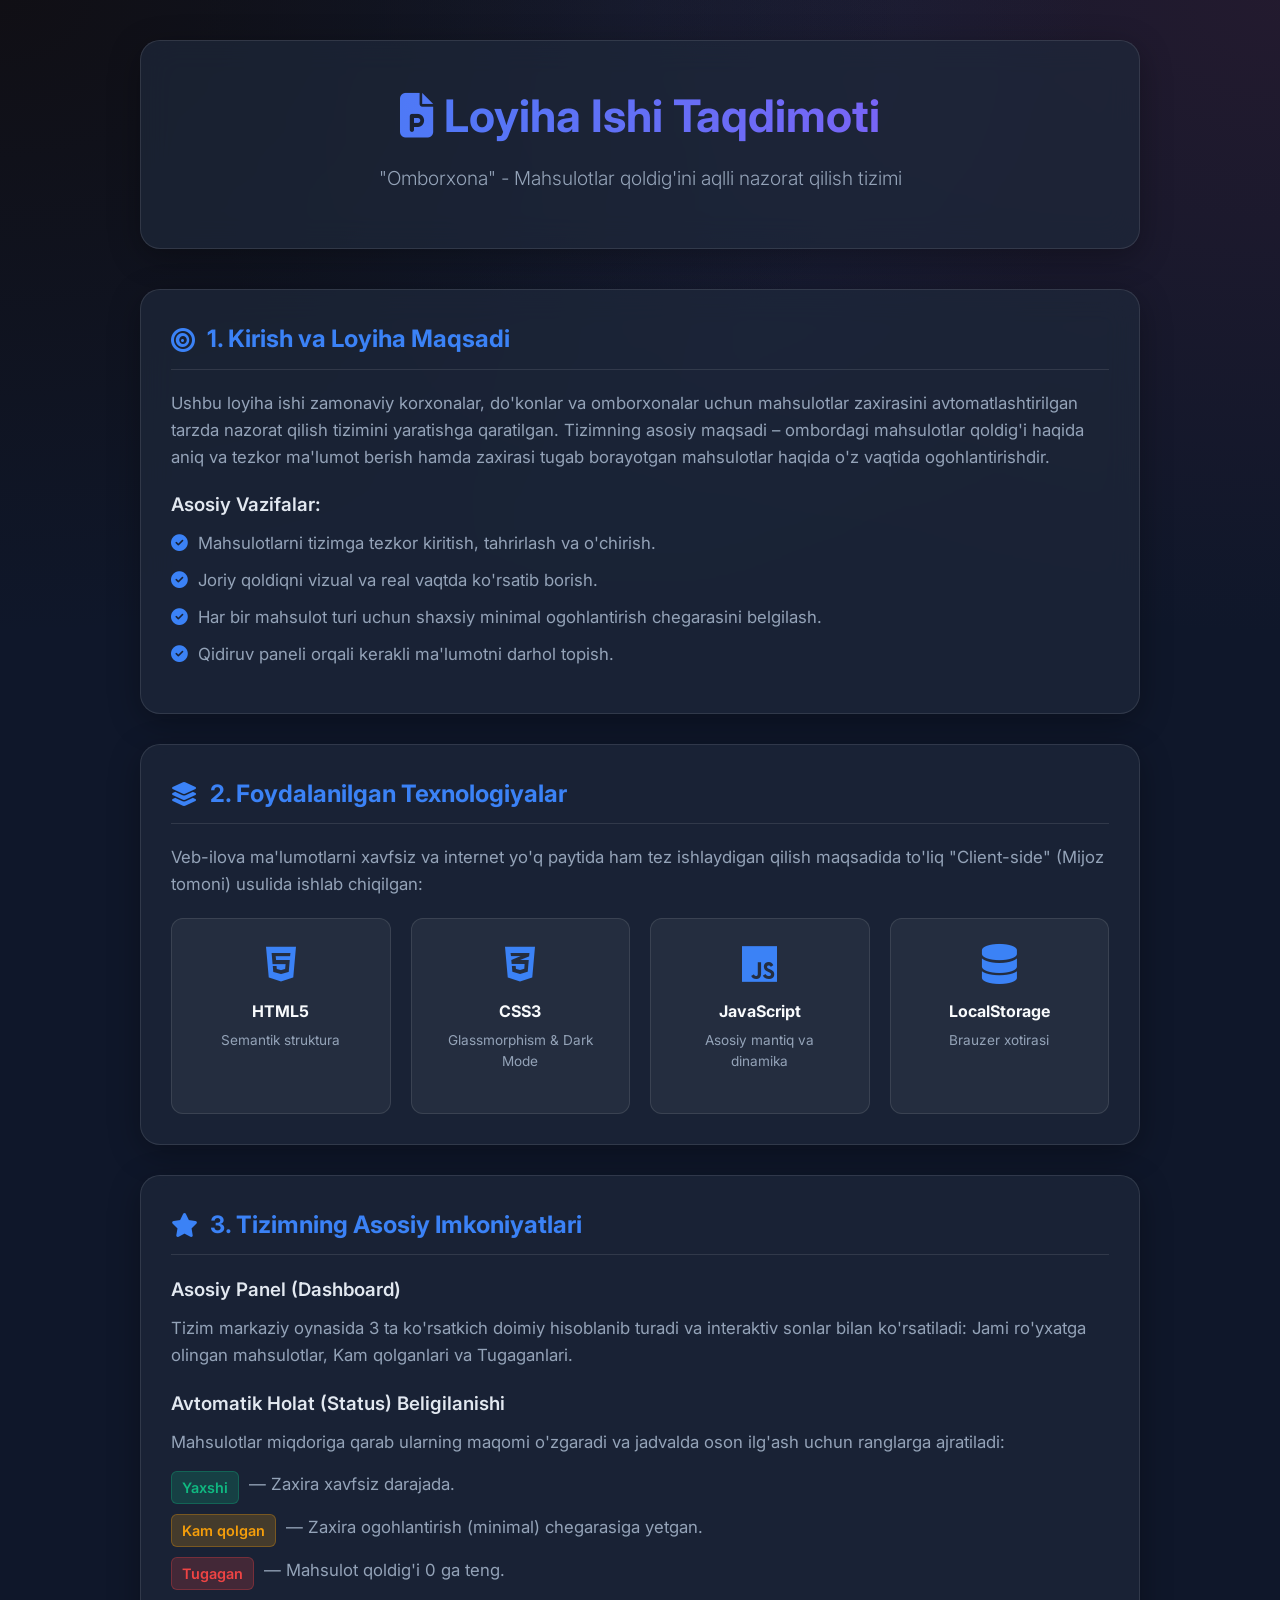
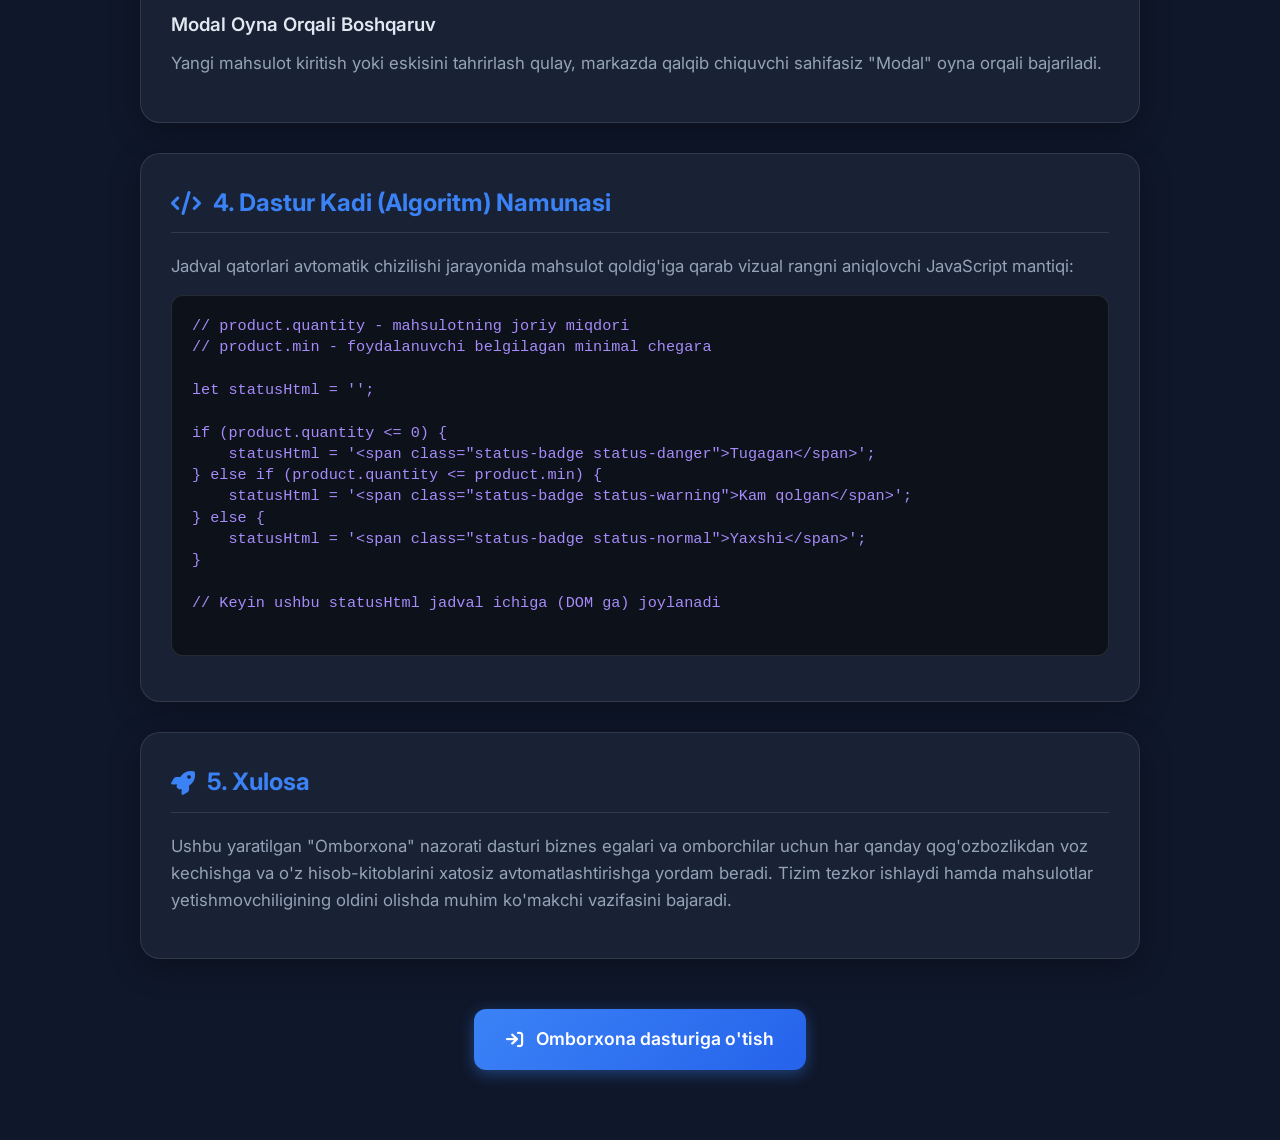
<file: loyiha_ishi.html>
<!DOCTYPE html>
<html lang="uz">
<head>
    <meta charset="UTF-8">
    <meta name="viewport" content="width=device-width, initial-scale=1.0">
    <title>Loyiha Ishi - Omborxona Tizimi</title>
    <link href="https://fonts.googleapis.com/css2?family=Inter:wght@300;400;500;600;700&display=swap" rel="stylesheet">
    <link rel="stylesheet" href="https://cdnjs.cloudflare.com/ajax/libs/font-awesome/6.4.0/css/all.min.css">
    <style>
        :root {
            --bg-color: #0f172a;
            --surface-color: rgba(30, 41, 59, 0.7);
            --surface-border: rgba(255, 255, 255, 0.1);
            --text-primary: #f8fafc;
            --text-secondary: #94a3b8;
            --primary-color: #3b82f6;
            --accent-color: #8b5cf6;
        }

        * {
            margin: 0;
            padding: 0;
            box-sizing: border-box;
            font-family: 'Inter', sans-serif;
        }

        body {
            background-color: var(--bg-color);
            color: var(--text-primary);
            min-height: 100vh;
            background-image: 
                radial-gradient(at 0% 0%, hsla(253,16%,7%,1) 0, transparent 50%), 
                radial-gradient(at 50% 0%, hsla(225,39%,30%,0.2) 0, transparent 50%), 
                radial-gradient(at 100% 0%, hsla(339,49%,30%,0.2) 0, transparent 50%);
            background-attachment: fixed;
            line-height: 1.6;
            padding: 40px 20px;
        }

        .container {
            max-width: 1000px;
            margin: 0 auto;
        }

        .glass {
            background: var(--surface-color);
            backdrop-filter: blur(16px);
            -webkit-backdrop-filter: blur(16px);
            border: 1px solid var(--surface-border);
            border-radius: 20px;
            box-shadow: 0 8px 32px rgba(0, 0, 0, 0.3);
        }

        header {
            text-align: center;
            padding: 40px;
            margin-bottom: 40px;
            animation: fadeInDown 0.8s ease;
        }

        @keyframes fadeInDown {
            from { opacity: 0; transform: translateY(-30px); }
            to { opacity: 1; transform: translateY(0); }
        }

        h1 {
            font-size: 2.8rem;
            background: linear-gradient(to right, var(--primary-color), var(--accent-color));
            -webkit-background-clip: text;
            -webkit-text-fill-color: transparent;
            margin-bottom: 10px;
        }

        .subtitle {
            color: var(--text-secondary);
            font-size: 1.2rem;
            font-weight: 300;
        }

        .section {
            padding: 30px;
            margin-bottom: 30px;
            transition: transform 0.3s ease;
            animation: fadeIn 1s ease;
        }

        @keyframes fadeIn {
            from { opacity: 0; }
            to { opacity: 1; }
        }

        .section:hover {
            transform: translateY(-5px);
            box-shadow: 0 12px 40px rgba(0, 0, 0, 0.4);
        }

        h2 {
            display: flex;
            align-items: center;
            gap: 12px;
            color: var(--primary-color);
            margin-bottom: 20px;
            padding-bottom: 10px;
            border-bottom: 1px solid var(--surface-border);
        }

        h3 {
            color: #e2e8f0;
            margin: 20px 0 10px 0;
            font-weight: 600;
        }

        p {
            color: var(--text-secondary);
            margin-bottom: 15px;
            font-size: 1.05rem;
        }

        ul {
            list-style: none;
            color: var(--text-secondary);
            margin-bottom: 15px;
        }

        li {
            margin-bottom: 10px;
            display: flex;
            align-items: flex-start;
            gap: 10px;
            font-size: 1.05rem;
        }

        li i {
            color: var(--primary-color);
            margin-top: 5px;
        }

        .tech-grid {
            display: grid;
            grid-template-columns: repeat(auto-fit, minmax(180px, 1fr));
            gap: 20px;
            margin-top: 20px;
        }

        .tech-card {
            background: rgba(255,255,255,0.05);
            padding: 25px;
            border-radius: 12px;
            text-align: center;
            border: 1px solid var(--surface-border);
            transition: all 0.3s ease;
        }

        .tech-card:hover {
            background: rgba(59, 130, 246, 0.15);
            transform: scale(1.05);
            border-color: var(--primary-color);
        }

        .tech-card i {
            font-size: 2.5rem;
            margin-bottom: 15px;
            color: var(--primary-color);
        }

        .tech-card h4 {
            color: #f8fafc;
        }

        pre {
            background: rgba(0,0,0,0.5);
            padding: 20px;
            border-radius: 12px;
            overflow-x: auto;
            border: 1px solid var(--surface-border);
            color: #a78bfa;
            font-family: monospace;
            margin: 15px 0;
            line-height: 1.4;
            font-size: 0.95rem;
        }

        .nav-buttons {
            display: flex;
            justify-content: center;
            gap: 20px;
            margin-top: 50px;
            margin-bottom: 30px;
        }

        .btn {
            padding: 16px 32px;
            border-radius: 12px;
            border: none;
            cursor: pointer;
            font-weight: 600;
            font-size: 1.1rem;
            text-decoration: none;
            display: flex;
            align-items: center;
            gap: 12px;
            transition: all 0.3s ease;
        }

        .btn-primary {
            background: linear-gradient(135deg, var(--primary-color), #2563eb);
            color: white;
            box-shadow: 0 4px 15px rgba(59, 130, 246, 0.4);
        }

        .btn-primary:hover {
            transform: translateY(-3px);
            box-shadow: 0 8px 25px rgba(59, 130, 246, 0.5);
        }

        /* Status colors */
        .status { padding: 4px 10px; border-radius: 6px; font-size: 0.9rem; font-weight: 600; }
        .st-green { background: rgba(16, 185, 129, 0.2); color: #10b981; border: 1px solid rgba(16, 185, 129, 0.3); }
        .st-yellow { background: rgba(245, 158, 11, 0.2); color: #f59e0b; border: 1px solid rgba(245, 158, 11, 0.3); }
        .st-red { background: rgba(239, 68, 68, 0.2); color: #ef4444; border: 1px solid rgba(239, 68, 68, 0.3); }

    </style>
</head>
<body>

    <div class="container">
        <header class="glass">
            <h1><i class="fa-solid fa-file-powerpoint"></i> Loyiha Ishi Taqdimoti</h1>
            <p class="subtitle">"Omborxona" - Mahsulotlar qoldig'ini aqlli nazorat qilish tizimi</p>
        </header>

        <section class="section glass" style="animation-delay: 0.1s;">
            <h2><i class="fa-solid fa-bullseye"></i> 1. Kirish va Loyiha Maqsadi</h2>
            <p>Ushbu loyiha ishi zamonaviy korxonalar, do'konlar va omborxonalar uchun mahsulotlar zaxirasini avtomatlashtirilgan tarzda nazorat qilish tizimini yaratishga qaratilgan. Tizimning asosiy maqsadi – ombordagi mahsulotlar qoldig'i haqida aniq va tezkor ma'lumot berish hamda zaxirasi tugab borayotgan mahsulotlar haqida o'z vaqtida ogohlantirishdir.</p>
            <h3>Asosiy Vazifalar:</h3>
            <ul>
                <li><i class="fa-solid fa-check-circle"></i> Mahsulotlarni tizimga tezkor kiritish, tahrirlash va o'chirish.</li>
                <li><i class="fa-solid fa-check-circle"></i> Joriy qoldiqni vizual va real vaqtda ko'rsatib borish.</li>
                <li><i class="fa-solid fa-check-circle"></i> Har bir mahsulot turi uchun shaxsiy minimal ogohlantirish chegarasini belgilash.</li>
                <li><i class="fa-solid fa-check-circle"></i> Qidiruv paneli orqali kerakli ma'lumotni darhol topish.</li>
            </ul>
        </section>

        <section class="section glass" style="animation-delay: 0.2s;">
            <h2><i class="fa-solid fa-layer-group"></i> 2. Foydalanilgan Texnologiyalar</h2>
            <p>Veb-ilova ma'lumotlarni xavfsiz va internet yo'q paytida ham tez ishlaydigan qilish maqsadida to'liq "Client-side" (Mijoz tomoni) usulida ishlab chiqilgan:</p>
            
            <div class="tech-grid">
                <div class="tech-card">
                    <i class="fa-brands fa-html5"></i>
                    <h4>HTML5</h4>
                    <p style="font-size: 0.85rem; margin-top:5px;">Semantik struktura</p>
                </div>
                <div class="tech-card">
                    <i class="fa-brands fa-css3-alt"></i>
                    <h4>CSS3</h4>
                    <p style="font-size: 0.85rem; margin-top:5px;">Glassmorphism & Dark Mode</p>
                </div>
                <div class="tech-card">
                    <i class="fa-brands fa-js"></i>
                    <h4>JavaScript</h4>
                    <p style="font-size: 0.85rem; margin-top:5px;">Asosiy mantiq va dinamika</p>
                </div>
                <div class="tech-card">
                    <i class="fa-solid fa-database"></i>
                    <h4>LocalStorage</h4>
                    <p style="font-size: 0.85rem; margin-top:5px;">Brauzer xotirasi</p>
                </div>
            </div>
        </section>

        <section class="section glass" style="animation-delay: 0.3s;">
            <h2><i class="fa-solid fa-star"></i> 3. Tizimning Asosiy Imkoniyatlari</h2>
            
            <h3>Asosiy Panel (Dashboard)</h3>
            <p>Tizim markaziy oynasida 3 ta ko'rsatkich doimiy hisoblanib turadi va interaktiv sonlar bilan ko'rsatiladi: Jami ro'yxatga olingan mahsulotlar, Kam qolganlari va Tugaganlari.</p>

            <h3>Avtomatik Holat (Status) Beligilanishi</h3>
            <p>Mahsulotlar miqdoriga qarab ularning maqomi o'zgaradi va jadvalda oson ilg'ash uchun ranglarga ajratiladi:</p>
            <ul>
                <li><span class="status st-green">Yaxshi</span> — Zaxira xavfsiz darajada.</li>
                <li><span class="status st-yellow">Kam qolgan</span> — Zaxira ogohlantirish (minimal) chegarasiga yetgan.</li>
                <li><span class="status st-red">Tugagan</span> — Mahsulot qoldig'i 0 ga teng.</li>
            </ul>

            <h3>Modal Oyna Orqali Boshqaruv</h3>
            <p>Yangi mahsulot kiritish yoki eskisini tahrirlash qulay, markazda qalqib chiquvchi sahifasiz "Modal" oyna orqali bajariladi.</p>
        </section>

        <section class="section glass" style="animation-delay: 0.4s;">
            <h2><i class="fa-solid fa-code"></i> 4. Dastur Kadi (Algoritm) Namunasi</h2>
            <p>Jadval qatorlari avtomatik chizilishi jarayonida mahsulot qoldig'iga qarab vizual rangni aniqlovchi JavaScript mantiqi:</p>
            <pre>
// product.quantity - mahsulotning joriy miqdori
// product.min - foydalanuvchi belgilagan minimal chegara

let statusHtml = '';

if (product.quantity <= 0) {
    statusHtml = '&lt;span class="status-badge status-danger"&gt;Tugagan&lt;/span&gt;';
} else if (product.quantity <= product.min) {
    statusHtml = '&lt;span class="status-badge status-warning"&gt;Kam qolgan&lt;/span&gt;';
} else {
    statusHtml = '&lt;span class="status-badge status-normal"&gt;Yaxshi&lt;/span&gt;';
}

// Keyin ushbu statusHtml jadval ichiga (DOM ga) joylanadi
            </pre>
        </section>

        <section class="section glass" style="animation-delay: 0.5s;">
            <h2><i class="fa-solid fa-rocket"></i> 5. Xulosa</h2>
            <p>Ushbu yaratilgan "Omborxona" nazorati dasturi biznes egalari va omborchilar uchun har qanday qog'ozbozlikdan voz kechishga va o'z hisob-kitoblarini xatosiz avtomatlashtirishga yordam beradi. Tizim tezkor ishlaydi hamda mahsulotlar yetishmovchiligining oldini olishda muhim ko'makchi vazifasini bajaradi.</p>
        </section>

        <div class="nav-buttons">
            <a href="index.html" class="btn btn-primary"><i class="fa-solid fa-arrow-right-to-bracket"></i> Omborxona dasturiga o'tish</a>
        </div>
    </div>

</body>
</html>
</file>
